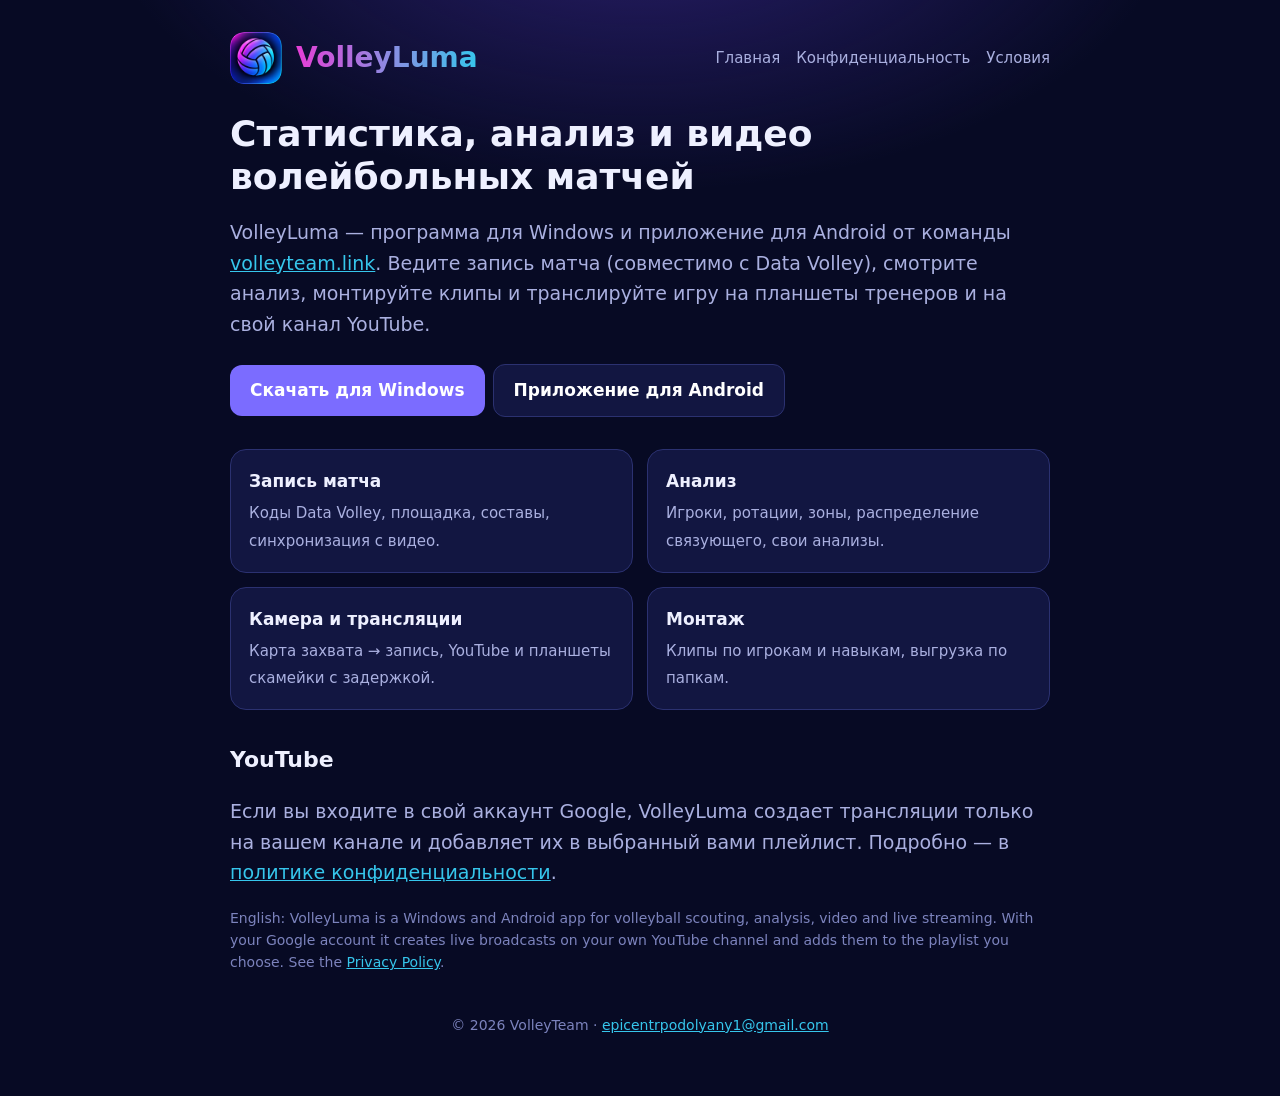
<file: index.html>
<!doctype html><html lang="ru"><head><meta charset="utf-8"><meta name="viewport" content="width=device-width,initial-scale=1"><title>VolleyLuma — волейбольная статистика и видео</title><meta name="description" content="VolleyLuma — программа для Windows и приложение для Android: запись статистики волейбольных матчей, анализ, видео, трансляции."><link rel="icon" href="icon.png"><link rel="stylesheet" href="style.css"></head><body><div class="wrap">
<header><img src="icon.png" alt=""><b>VolleyLuma</b><nav><a href="index.html">Главная</a><a href="privacy.html">Конфиденциальность</a><a href="terms.html">Условия</a></nav></header>
<h1>Статистика, анализ и видео волейбольных матчей</h1>
<p class="lead">VolleyLuma — программа для Windows и приложение для Android от команды <a href="https://volleyteam.link">volleyteam.link</a>. Ведите запись матча (совместимо с Data Volley), смотрите анализ, монтируйте клипы и транслируйте игру на планшеты тренеров и на свой канал YouTube.</p>
<a class="btn" href="https://github.com/VladimirB15/volleyluma-releases/releases/latest">Скачать для Windows</a><a class="btn g" href="https://github.com/VladimirB15/volleyluma-releases/releases/tag/android">Приложение для Android</a>
<div class="cards">
<div class="card"><b>Запись матча</b><span>Коды Data Volley, площадка, составы, синхронизация с видео.</span></div>
<div class="card"><b>Анализ</b><span>Игроки, ротации, зоны, распределение связующего, свои анализы.</span></div>
<div class="card"><b>Камера и трансляции</b><span>Карта захвата → запись, YouTube и планшеты скамейки с задержкой.</span></div>
<div class="card"><b>Монтаж</b><span>Клипы по игрокам и навыкам, выгрузка по папкам.</span></div>
</div>
<h2>YouTube</h2><p class="lead">Если вы входите в свой аккаунт Google, VolleyLuma создает трансляции только на вашем канале и добавляет их в выбранный вами плейлист. Подробно — в <a href="privacy.html">политике конфиденциальности</a>.</p>
<p class="lang">English: VolleyLuma is a Windows and Android app for volleyball scouting, analysis, video and live streaming. With your Google account it creates live broadcasts on your own YouTube channel and adds them to the playlist you choose. See the <a href="privacy.html#en">Privacy Policy</a>.</p>
<footer>© 2026 VolleyTeam · <a href="mailto:epicentrpodolyany1@gmail.com">epicentrpodolyany1@gmail.com</a></footer>
</div></body></html>
</file>
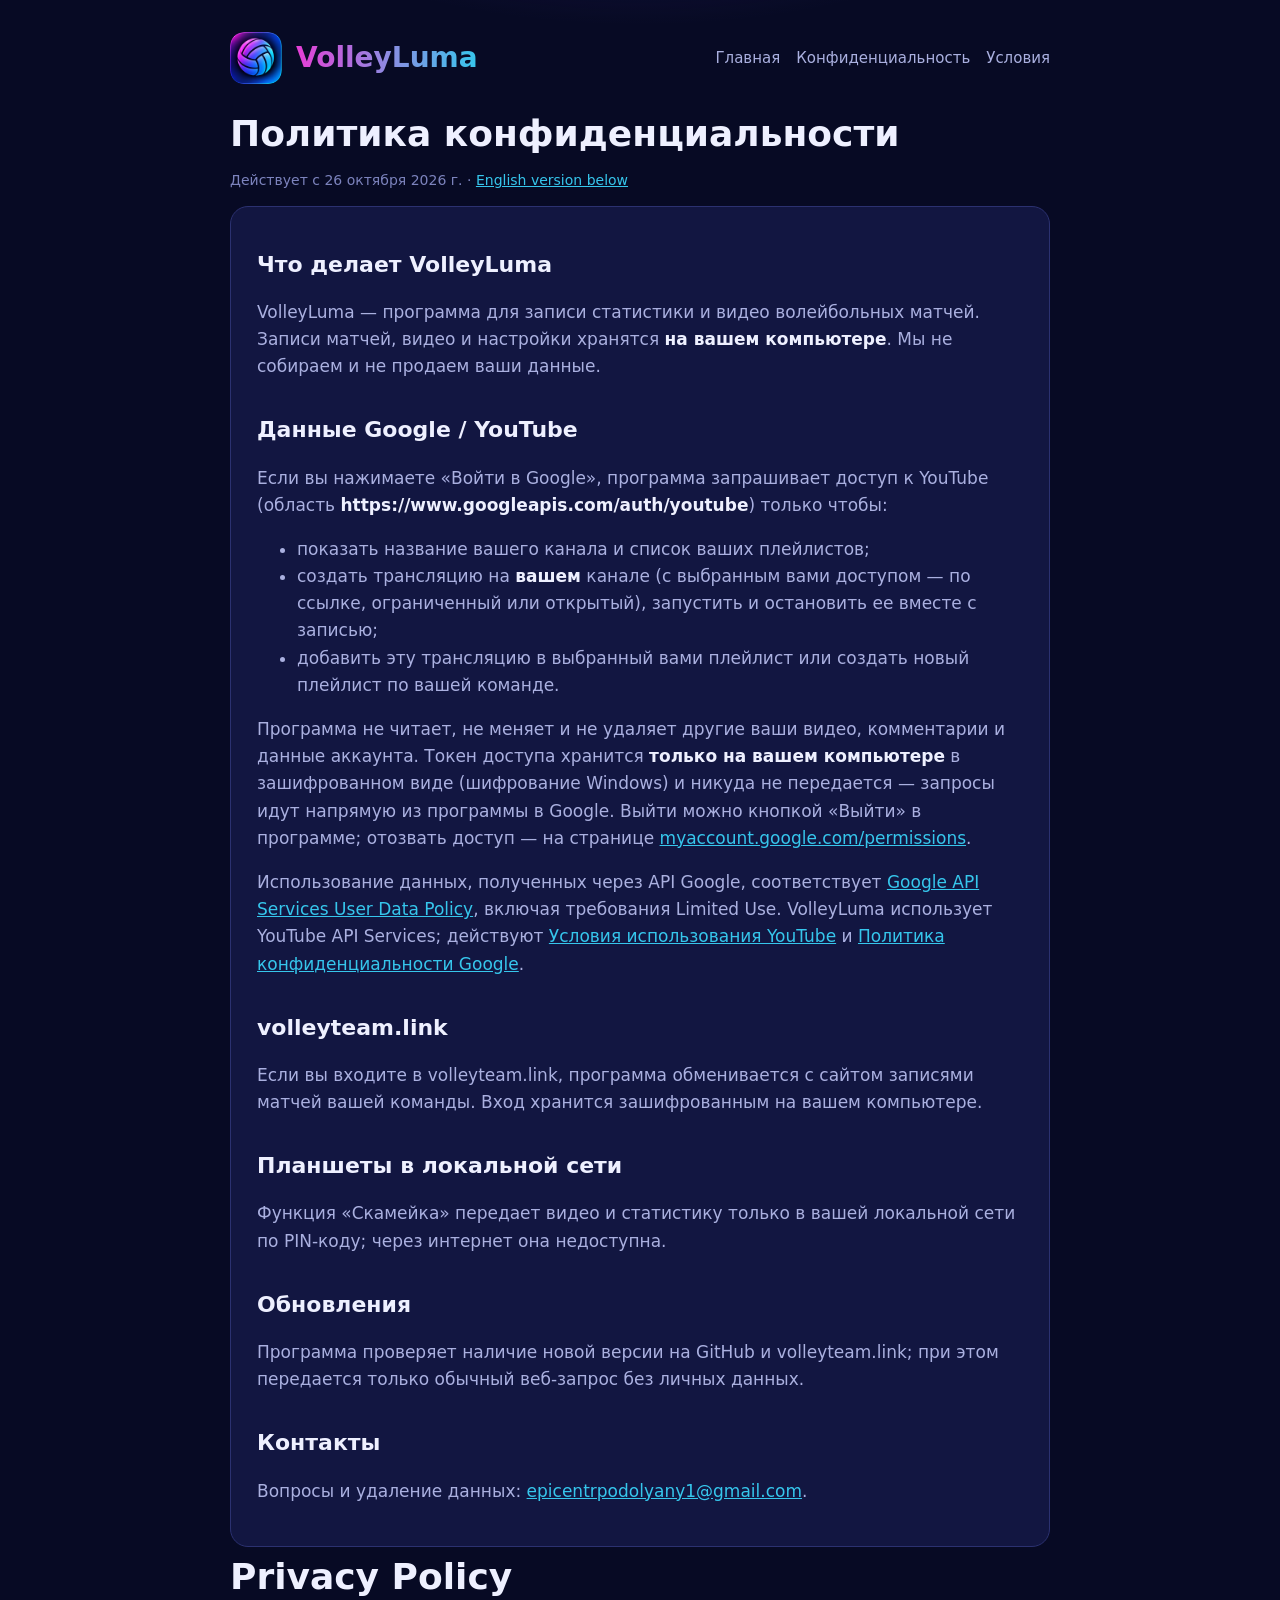
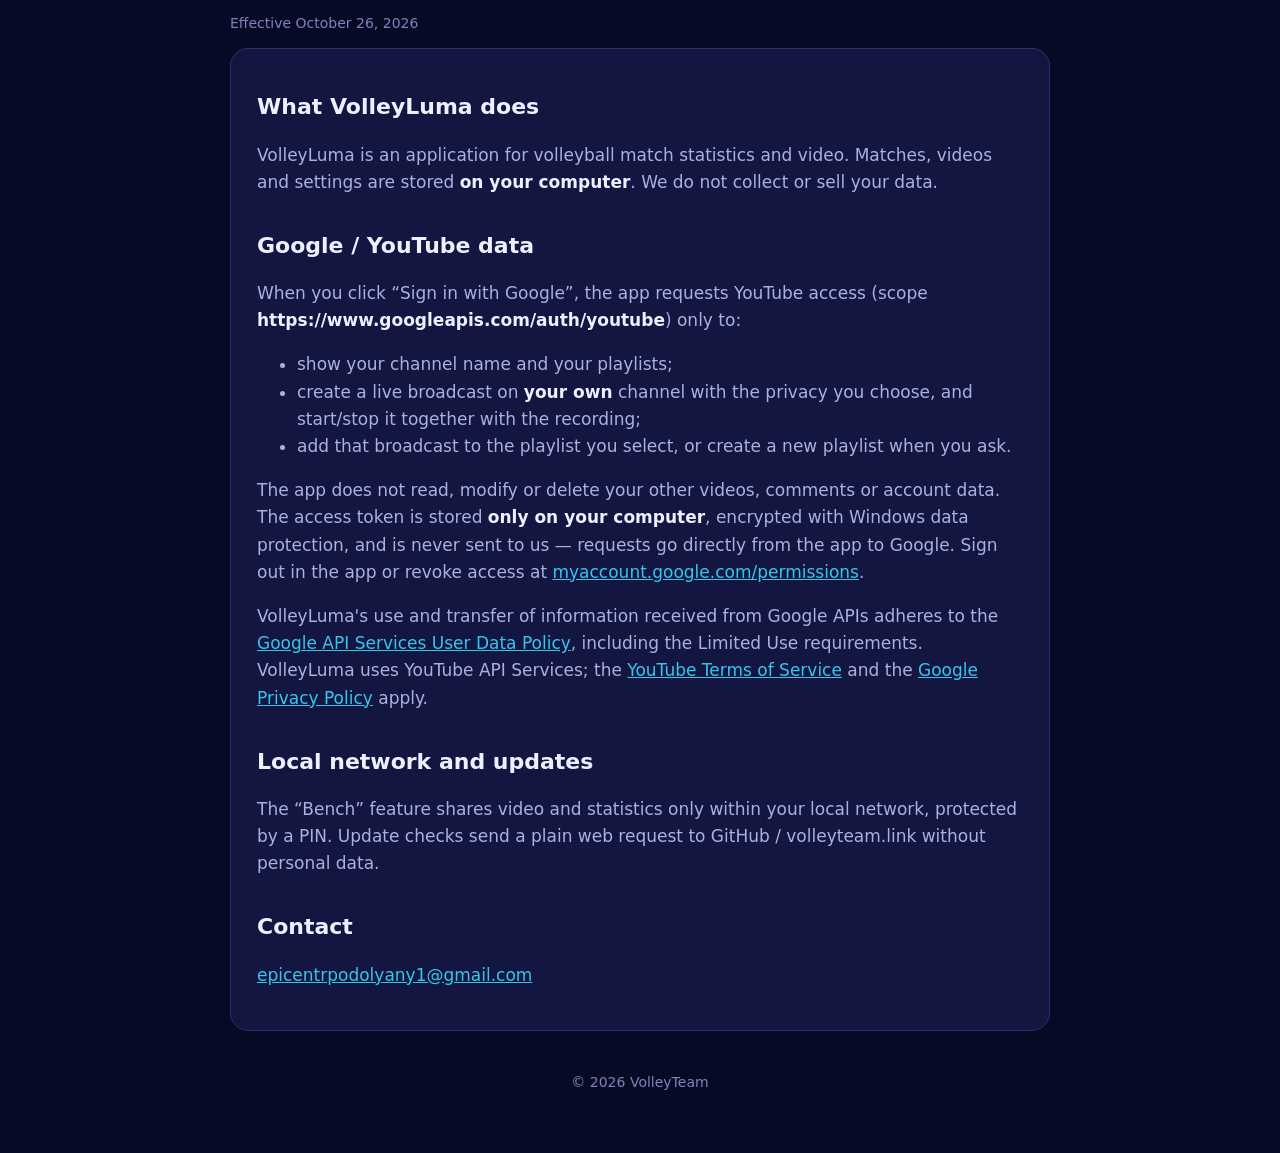
<file: privacy.html>
<!doctype html><html lang="ru"><head><meta charset="utf-8"><meta name="viewport" content="width=device-width,initial-scale=1"><title>VolleyLuma — политика конфиденциальности</title><link rel="icon" href="icon.png"><link rel="stylesheet" href="style.css"></head><body><div class="wrap">
<header><img src="icon.png" alt=""><b>VolleyLuma</b><nav><a href="index.html">Главная</a><a href="privacy.html">Конфиденциальность</a><a href="terms.html">Условия</a></nav></header>
<h1>Политика конфиденциальности</h1><p class="lang">Действует с 26 октября 2026 г. · <a href="#en">English version below</a></p>
<div class="doc">
<h2>Что делает VolleyLuma</h2><p>VolleyLuma — программа для записи статистики и видео волейбольных матчей. Записи матчей, видео и настройки хранятся <b>на вашем компьютере</b>. Мы не собираем и не продаем ваши данные.</p>
<h2>Данные Google / YouTube</h2>
<p>Если вы нажимаете «Войти в Google», программа запрашивает доступ к YouTube (область <b>https://www.googleapis.com/auth/youtube</b>) только чтобы:</p>
<ul><li>показать название вашего канала и список ваших плейлистов;</li><li>создать трансляцию на <b>вашем</b> канале (с выбранным вами доступом — по ссылке, ограниченный или открытый), запустить и остановить ее вместе с записью;</li><li>добавить эту трансляцию в выбранный вами плейлист или создать новый плейлист по вашей команде.</li></ul>
<p>Программа не читает, не меняет и не удаляет другие ваши видео, комментарии и данные аккаунта. Токен доступа хранится <b>только на вашем компьютере</b> в зашифрованном виде (шифрование Windows) и никуда не передается — запросы идут напрямую из программы в Google. Выйти можно кнопкой «Выйти» в программе; отозвать доступ — на странице <a href="https://myaccount.google.com/permissions">myaccount.google.com/permissions</a>.</p>
<p>Использование данных, полученных через API Google, соответствует <a href="https://developers.google.com/terms/api-services-user-data-policy">Google API Services User Data Policy</a>, включая требования Limited Use. VolleyLuma использует YouTube API Services; действуют <a href="https://www.youtube.com/t/terms">Условия использования YouTube</a> и <a href="https://policies.google.com/privacy">Политика конфиденциальности Google</a>.</p>
<h2>volleyteam.link</h2><p>Если вы входите в volleyteam.link, программа обменивается с сайтом записями матчей вашей команды. Вход хранится зашифрованным на вашем компьютере.</p>
<h2>Планшеты в локальной сети</h2><p>Функция «Скамейка» передает видео и статистику только в вашей локальной сети по PIN-коду; через интернет она недоступна.</p>
<h2>Обновления</h2><p>Программа проверяет наличие новой версии на GitHub и volleyteam.link; при этом передается только обычный веб-запрос без личных данных.</p>
<h2>Контакты</h2><p>Вопросы и удаление данных: <a href="mailto:epicentrpodolyany1@gmail.com">epicentrpodolyany1@gmail.com</a>.</p>
</div>
<h1 id="en">Privacy Policy</h1><p class="lang">Effective October 26, 2026</p>
<div class="doc">
<h2>What VolleyLuma does</h2><p>VolleyLuma is an application for volleyball match statistics and video. Matches, videos and settings are stored <b>on your computer</b>. We do not collect or sell your data.</p>
<h2>Google / YouTube data</h2><p>When you click “Sign in with Google”, the app requests YouTube access (scope <b>https://www.googleapis.com/auth/youtube</b>) only to:</p>
<ul><li>show your channel name and your playlists;</li><li>create a live broadcast on <b>your own</b> channel with the privacy you choose, and start/stop it together with the recording;</li><li>add that broadcast to the playlist you select, or create a new playlist when you ask.</li></ul>
<p>The app does not read, modify or delete your other videos, comments or account data. The access token is stored <b>only on your computer</b>, encrypted with Windows data protection, and is never sent to us — requests go directly from the app to Google. Sign out in the app or revoke access at <a href="https://myaccount.google.com/permissions">myaccount.google.com/permissions</a>.</p>
<p>VolleyLuma's use and transfer of information received from Google APIs adheres to the <a href="https://developers.google.com/terms/api-services-user-data-policy">Google API Services User Data Policy</a>, including the Limited Use requirements. VolleyLuma uses YouTube API Services; the <a href="https://www.youtube.com/t/terms">YouTube Terms of Service</a> and the <a href="https://policies.google.com/privacy">Google Privacy Policy</a> apply.</p>
<h2>Local network and updates</h2><p>The “Bench” feature shares video and statistics only within your local network, protected by a PIN. Update checks send a plain web request to GitHub / volleyteam.link without personal data.</p>
<h2>Contact</h2><p><a href="mailto:epicentrpodolyany1@gmail.com">epicentrpodolyany1@gmail.com</a></p>
</div>
<footer>© 2026 VolleyTeam</footer></div></body></html>
</file>
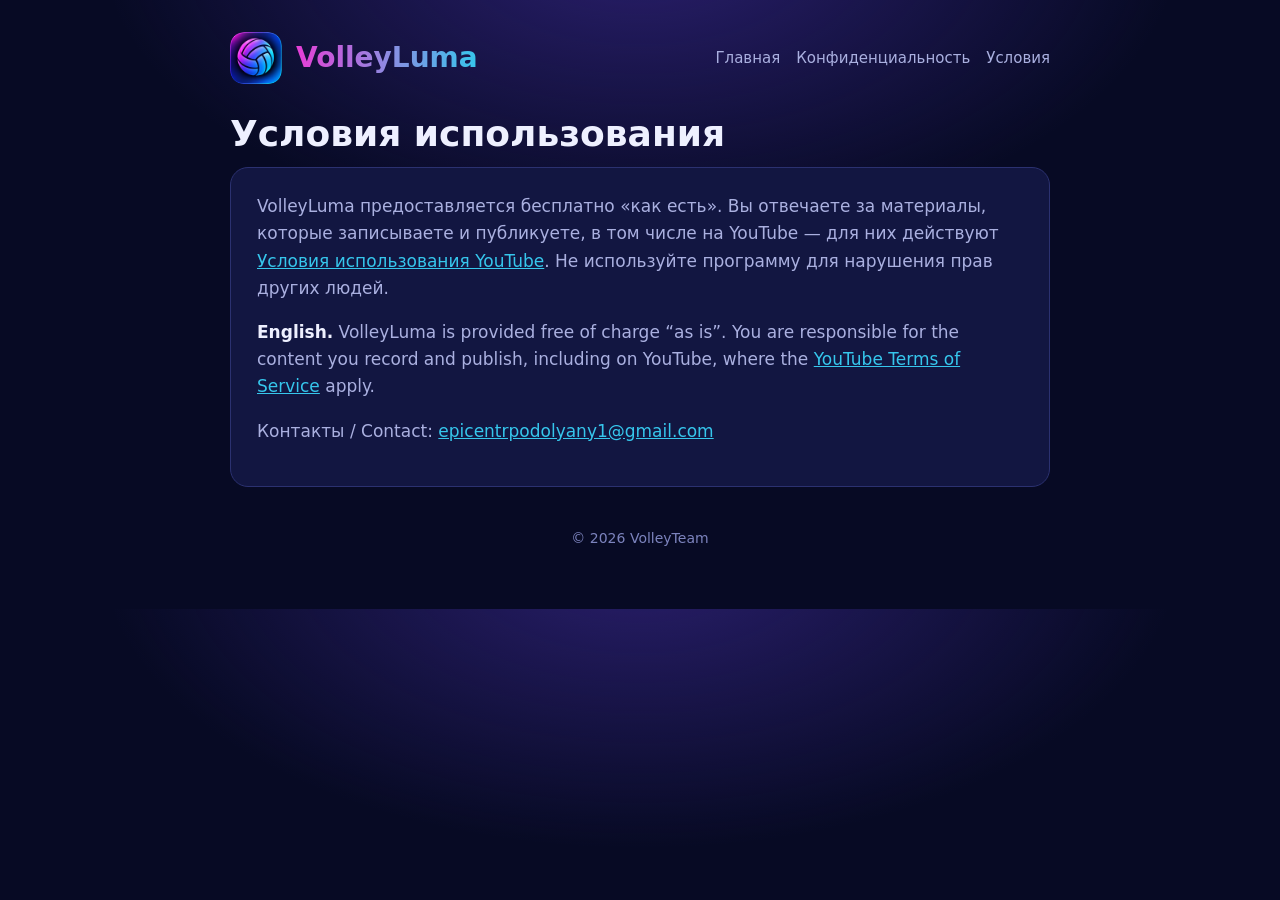
<file: terms.html>
<!doctype html><html lang="ru"><head><meta charset="utf-8"><meta name="viewport" content="width=device-width,initial-scale=1"><title>VolleyLuma — условия использования</title><link rel="icon" href="icon.png"><link rel="stylesheet" href="style.css"></head><body><div class="wrap">
<header><img src="icon.png" alt=""><b>VolleyLuma</b><nav><a href="index.html">Главная</a><a href="privacy.html">Конфиденциальность</a><a href="terms.html">Условия</a></nav></header>
<h1>Условия использования</h1><div class="doc">
<p>VolleyLuma предоставляется бесплатно «как есть». Вы отвечаете за материалы, которые записываете и публикуете, в том числе на YouTube — для них действуют <a href="https://www.youtube.com/t/terms">Условия использования YouTube</a>. Не используйте программу для нарушения прав других людей.</p>
<p lang="en"><b>English.</b> VolleyLuma is provided free of charge “as is”. You are responsible for the content you record and publish, including on YouTube, where the <a href="https://www.youtube.com/t/terms">YouTube Terms of Service</a> apply.</p>
<p>Контакты / Contact: <a href="mailto:epicentrpodolyany1@gmail.com">epicentrpodolyany1@gmail.com</a></p></div>
<footer>© 2026 VolleyTeam</footer></div></body></html>
</file>
<file: style.css>
:root{--bg:#070a24;--card:#121641;--line:#2b3170;--text:#eef0ff;--t2:#aab0e0;--t3:#7c83bd;--acc:#7b6cff;--cyan:#36c6ec;--mag:#e63ed6;color-scheme:dark}
*{box-sizing:border-box}html,body{margin:0;background:radial-gradient(900px 500px at 50% -10%,#2a1f6e,transparent 60%),var(--bg);color:var(--text);font:17px/1.6 "Segoe UI",Roboto,system-ui,sans-serif}
a{color:var(--cyan)}.wrap{max-width:860px;margin:0 auto;padding:32px 20px 60px}
header{display:flex;align-items:center;gap:14px;margin-bottom:28px}header img{width:52px;height:52px;border-radius:14px}
header b{font-size:28px;font-weight:800;background:linear-gradient(90deg,var(--mag),#8e8be2,var(--cyan));-webkit-background-clip:text;background-clip:text;color:transparent}
nav{margin-left:auto;display:flex;gap:16px;font-size:15px}nav a{color:var(--t2);text-decoration:none}nav a:hover{color:var(--text)}
h1{font-size:36px;line-height:1.2;margin:8px 0 12px}h2{font-size:22px;margin:32px 0 8px}.lead{color:var(--t2);font-size:19px}
.cards{display:grid;grid-template-columns:repeat(2,minmax(0,1fr));gap:14px;margin:26px 0}
.card{padding:18px;border-radius:16px;background:var(--card);border:1px solid var(--line)}.card b{display:block;margin-bottom:4px}.card span{color:var(--t2);font-size:15px}
.btn{display:inline-block;padding:12px 20px;border-radius:12px;background:var(--acc);color:#fff;font-weight:700;text-decoration:none;margin:6px 8px 6px 0}.btn.g{background:var(--card);border:1px solid var(--line)}
.doc{background:var(--card);border:1px solid var(--line);border-radius:18px;padding:8px 26px 24px}.doc p,.doc li{color:var(--t2)}.doc b{color:var(--text)}
footer{margin-top:40px;color:var(--t3);font-size:14px;text-align:center}
.lang{font-size:14px;color:var(--t3)}
@media (max-width:600px){.cards{grid-template-columns:1fr}nav{display:none}}
</file>
